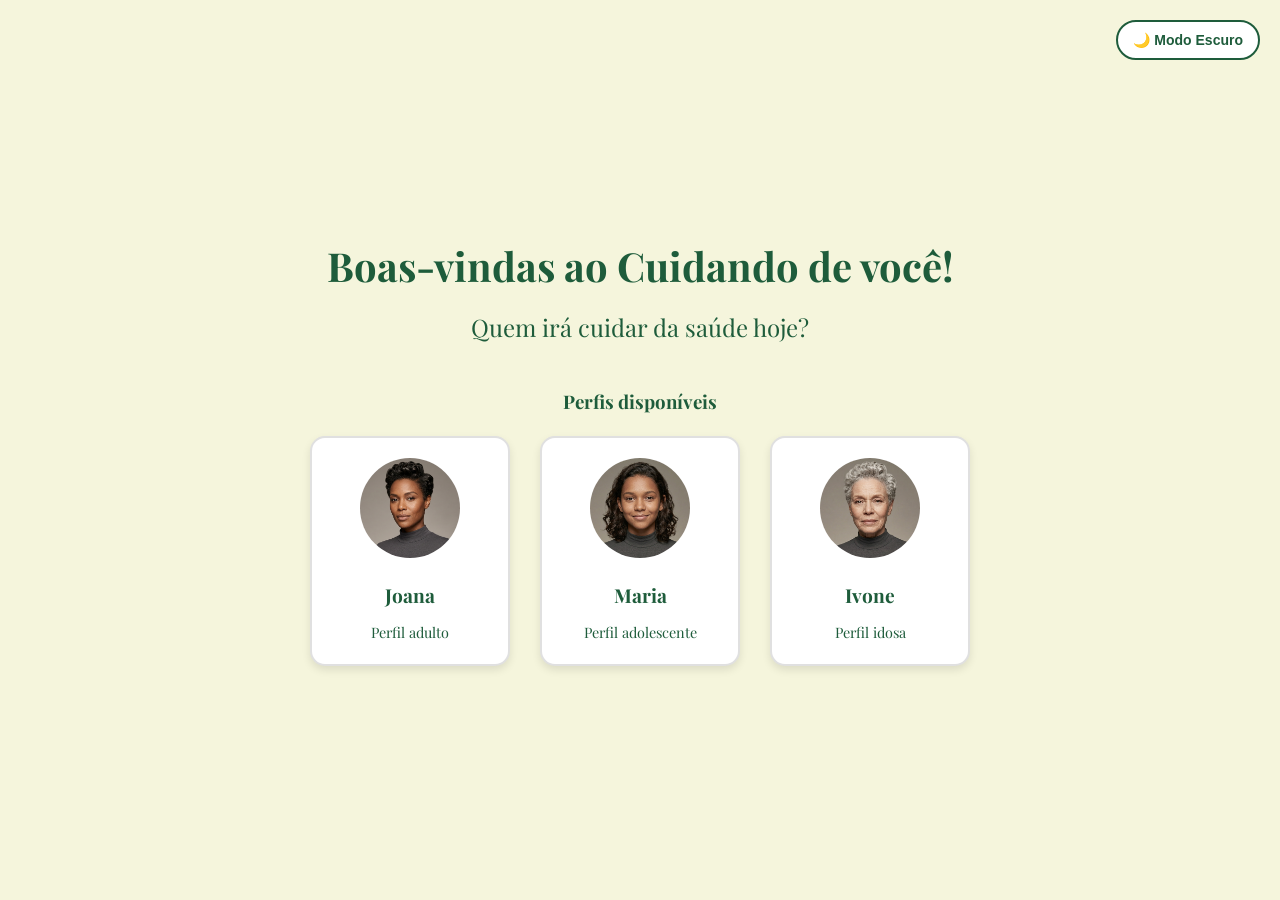
<file: index.html>
<!DOCTYPE html>
<html lang="pt-BR">
<head>
    <link rel="preconnect" href="https://fonts.googleapis.com">
<link rel="preconnect" href="https://fonts.gstatic.com" crossorigin>
<link href="https://fonts.googleapis.com/css2?family=Playfair+Display:ital,wght@0,400..900;1,400..900&display=swap" rel="stylesheet">
    <meta charset="UTF-8">
    <meta name="viewport" content="width=device-width, initial-scale=1.0">
    <title>Cuidando de você</title>
    <link rel="stylesheet" href="style.css">
</head>
<body>
   <button 
  id="theme-toggle" 
  class="theme-toggle"
  aria-label="Alternar entre modo claro e escuro"
  aria-pressed="false"
>🌙</button>
    <main>
        <header>
            <h1>Boas-vindas ao Cuidando de você!</h1>
            <h2>Quem irá cuidar da saúde hoje?</h2>
        </header>
        <section aria-labelledby="profiles-heading">
            <h3 id="profiles-heading">Perfis disponíveis</h3>
            <div class="profiles">
                <article class="profile">
                    <img src="assets/joana.png" alt="mulher negra usando blusa cinza e cabelo preso em um coque">
                    <h4>Joana</h4>
                    <p>Perfil adulto</p>
                </article>
                <article class="profile">
                    <img src="assets/maria (2).png" alt="adolescente de pele parda sorrindo usando blusa cinza e cabelo ondulado solto">
                    <h4>Maria</h4>
                    <p>Perfil adolescente</p>
                </article>
                <article class="profile">
                    <img src="assets/ivone.png" alt="idosa de pele clara usando blusa cinza e cabelo preso em um coque">
                    <h4>Ivone</h4>
                    <p>Perfil idosa</p>
                </article>
            </div>
        </section>
    </main>
    <script src="index.js"></script>
</body>
</html>
</file>
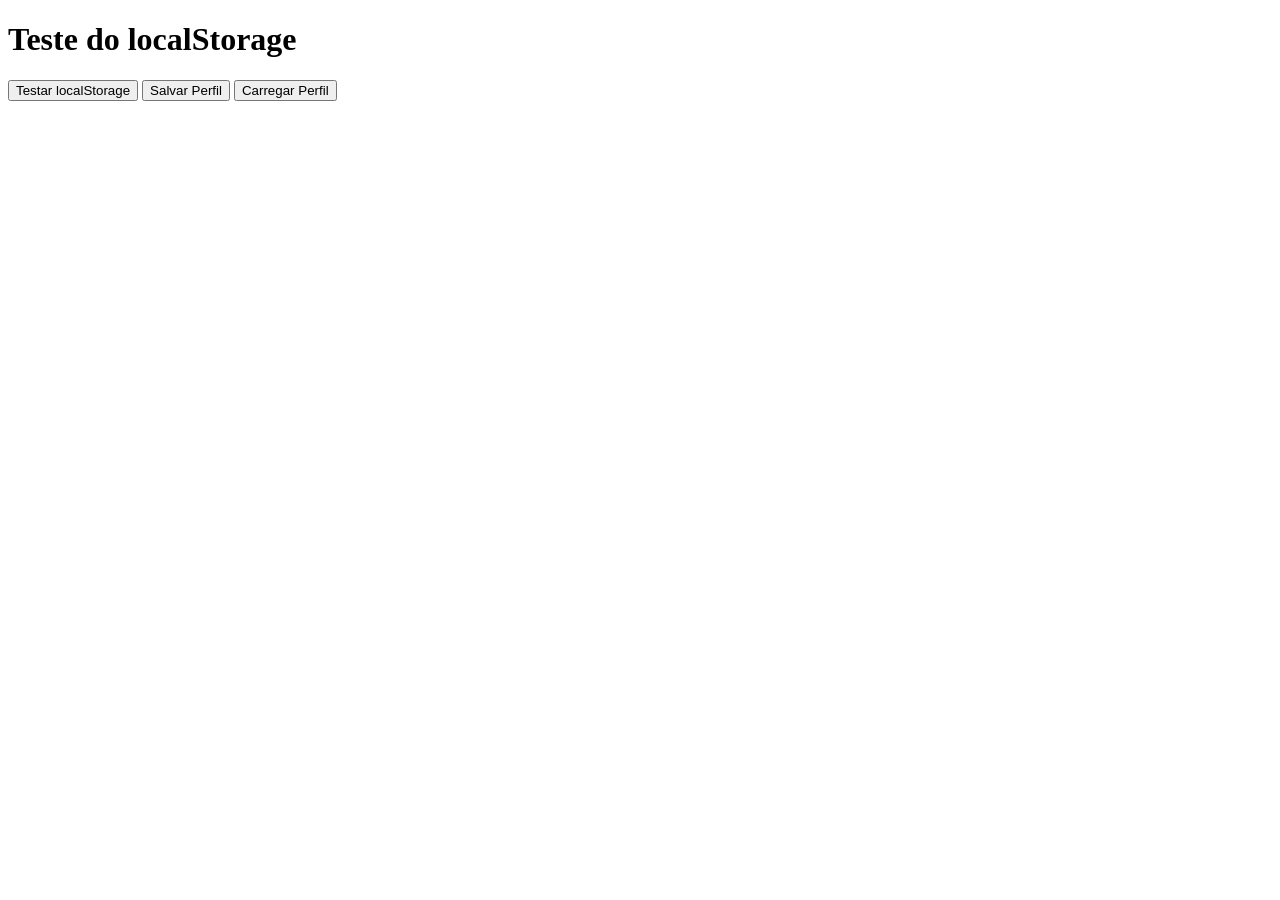
<file: catalogo/html/teste.html>
<!DOCTYPE html>
<html lang="pt-BR">
<head>
    <meta charset="UTF-8">
    <meta name="viewport" content="width=device-width, initial-scale=1.0">
    <title>Teste localStorage</title>
</head>
<body>
    <h1>Teste do localStorage</h1>
    <button onclick="testLocalStorage()">Testar localStorage</button>
    <button onclick="saveProfile()">Salvar Perfil</button>
    <button onclick="loadProfile()">Carregar Perfil</button>
    <div id="result"></div>

    <script>
        function testLocalStorage() {
            try {
                localStorage.setItem('test', 'funcionando');
                const result = localStorage.getItem('test');
                document.getElementById('result').innerHTML = 'localStorage: ' + (result === 'funcionando' ? '✅ FUNCIONANDO' : '❌ PROBLEMA');
            } catch (error) {
                document.getElementById('result').innerHTML = 'Erro: ' + error.message;
            }
        }

        function saveProfile() {
            const profile = {
                name: 'Maria',
                image: 'assets/maria (2).png'
            };
            localStorage.setItem('activeProfile', JSON.stringify(profile));
            document.getElementById('result').innerHTML = 'Perfil salvo: ' + JSON.stringify(profile);
        }

        function loadProfile() {
            const data = localStorage.getItem('activeProfile');
            if (data) {
                const profile = JSON.parse(data);
                document.getElementById('result').innerHTML = 'Perfil carregado: ' + JSON.stringify(profile);
            } else {
                document.getElementById('result').innerHTML = 'Nenhum perfil encontrado';
            }
        }
    </script>
</body>
</html>
</file>
<file: style.css>
/* Variáveis para cores e temas */
:root {
    /* Tema claro (padrão) */
    --bg-color: #f5f5dc; /* Bege claro */
    --text-color: #1e5c3b; /* Verde oliva */
    --accent-color: #1e5c3b; /* Verde oliva para destaques */
    --button-bg: #ffffff;
    --button-text: #1e5c3b;
    --profile-bg: #ffffff;
    --profile-border: #e0e0e0;
}

/* Tema escuro */
[data-theme="dark"] {
    --bg-color: #11253b; /* Azul grafite escuro */
    --text-color: #e7f2ff; /* Texto suave claro */
    --accent-color: #6a9cb6; /* Azul de saúde suave */
    --button-bg: #1d3047;
    --button-text: #e7f2ff;
    --profile-bg: #172638;
    --profile-border: #3a5873;
}

/* Reset básico */
* {
    margin: 0;
    padding: 0;
    box-sizing: border-box;
}

/* Corpo da página */
body {
    font-family: 'Playfair Display', serif; /* Fonte elegante para saúde */
    background-color: var(--bg-color);
    color: var(--text-color);
    line-height: 1.6;
    min-height: 100vh;
    display: flex;
    flex-direction: column;
    justify-content: center;
    align-items: center;
    padding: 20px;
    transition: background-color 0.3s, color 0.3s;
}

/* Botão de toggle modo claro/escuro */
#theme-toggle {
    position: absolute;
    top: 20px;
    right: 20px;
    background-color: var(--button-bg);
    color: var(--button-text);
    border: 2px solid var(--accent-color);
    border-radius: 50px;
    padding: 10px 15px;
    cursor: pointer;
    font-size: 14px;
    font-weight: bold;
    transition: all 0.3s;
    z-index: 1000;
}

#theme-toggle:hover {
    background-color: var(--accent-color);
    color: var(--bg-color);
}

/* Main container */
main {
    text-align: center;
    max-width: 800px;
    width: 100%;
}

/* Header */
header h1 {
    font-size: 2.5rem;
    margin-bottom: 10px;
    color: var(--accent-color);
}

header h2 {
    font-size: 1.5rem;
    margin-bottom: 40px;
    font-weight: 400;
}

/* Seção de perfis */
.profiles {
    display: flex;
    justify-content: center;
    align-items: flex-start;
    gap: 30px;
    flex-wrap: wrap;
    margin-top: 20px;
}

.profile {
    background-color: var(--profile-bg);
    border: 2px solid var(--profile-border);
    border-radius: 15px;
    padding: 20px;
    width: 200px;
    text-align: center;
    cursor: pointer;
    transition: transform 0.3s, box-shadow 0.3s;
    box-shadow: 0 4px 8px rgba(0, 0, 0, 0.1);
}

.profile:hover {
    transform: translateY(-5px);
    box-shadow: 0 8px 16px rgba(0, 0, 0, 0.2);
}

.profile img {
    width: 100px;
    height: 100px;
    border-radius: 50%;
    margin-bottom: 15px;
    object-fit: cover;
}

.profile h4 {
    font-size: 1.2rem;
    margin-bottom: 10px;
    color: var(--accent-color);
}

.profile p {
    font-size: 0.9rem;
    color: var(--text-color);
}

/* Responsividade */
@media (max-width: 768px) {
    .profiles {
        flex-direction: column;
        align-items: center;
    }

    .profile {
        width: 80%;
        max-width: 250px;
    }

    header h1 {
        font-size: 2rem;
    }

    header h2 {
        font-size: 1.2rem;
    }
}
</file>
